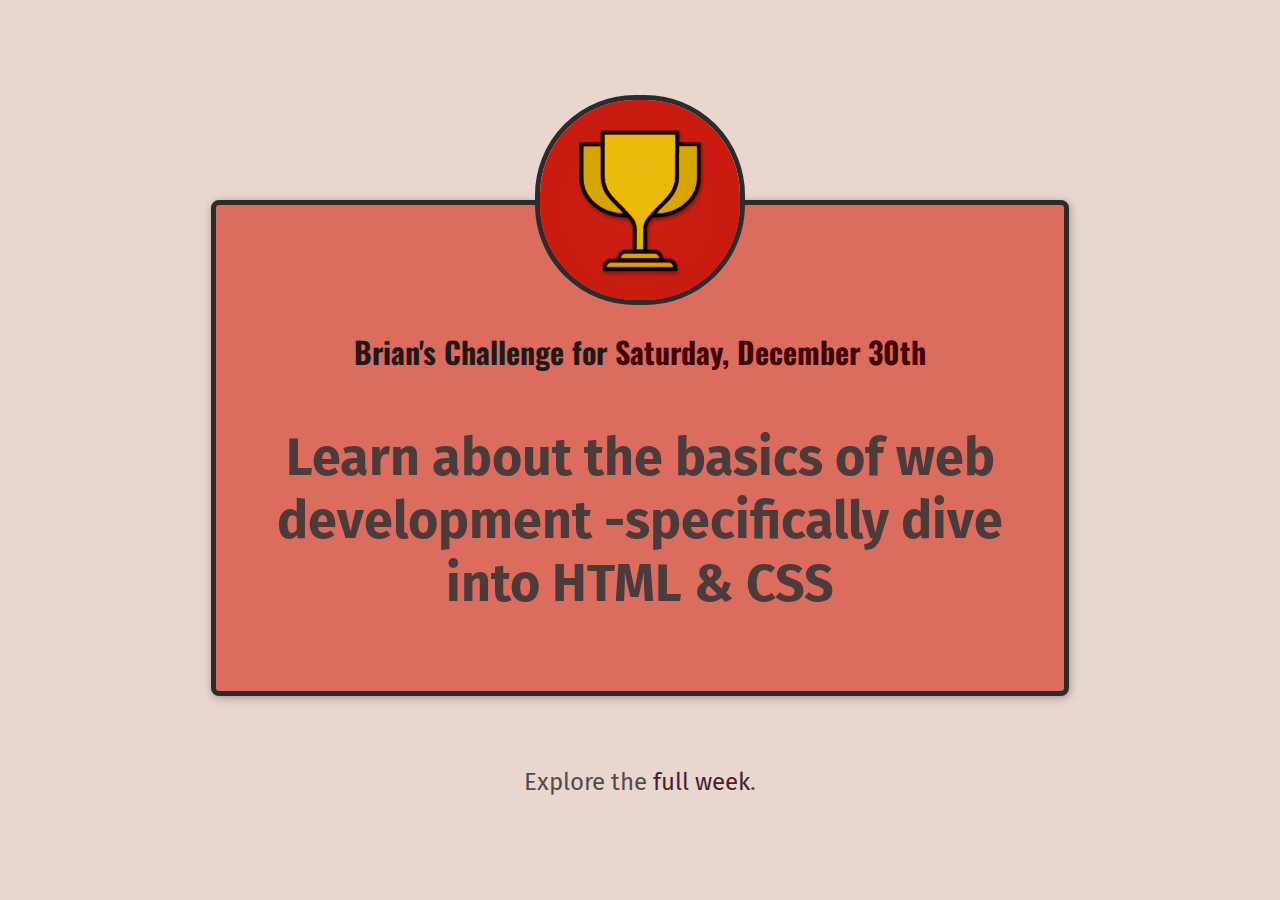
<file: daily-challenge-proj1/index.html>
<!DOCTYPE html>
<html lang="en">
    <head>
        <meta charset="UTF-8">
        <link rel="preconnect" href="https://fonts.googleapis.com">
        <link rel="preconnect" href="https://fonts.gstatic.com" crossorigin>
        <link href="https://fonts.googleapis.com/css2?family=Fira+Sans&family=Oswald:wght@700&display=swap" rel="stylesheet">
        <link href="styles/shared.css" rel="stylesheet"> 
        <link href="styles/daily-challenge.css" rel="stylesheet"> 
        <title>My Daily Challenge</title>
    </head>


    <body>
        <main>
            <img src="images/challenges-trophy.jpg" alt="A throphy">
            <h1>Brian's Challenge for <span>Saturday, December 30th</span> </h1>
            <p id="todays-challenge">
                Learn about the basics of web development -specifically dive into HTML & CSS
            </p>
        </main>

        <footer>
            <p> Explore the <a href="full-week.html">full week</a>. </p>
        </footer>
    </body>

</html>
</file>
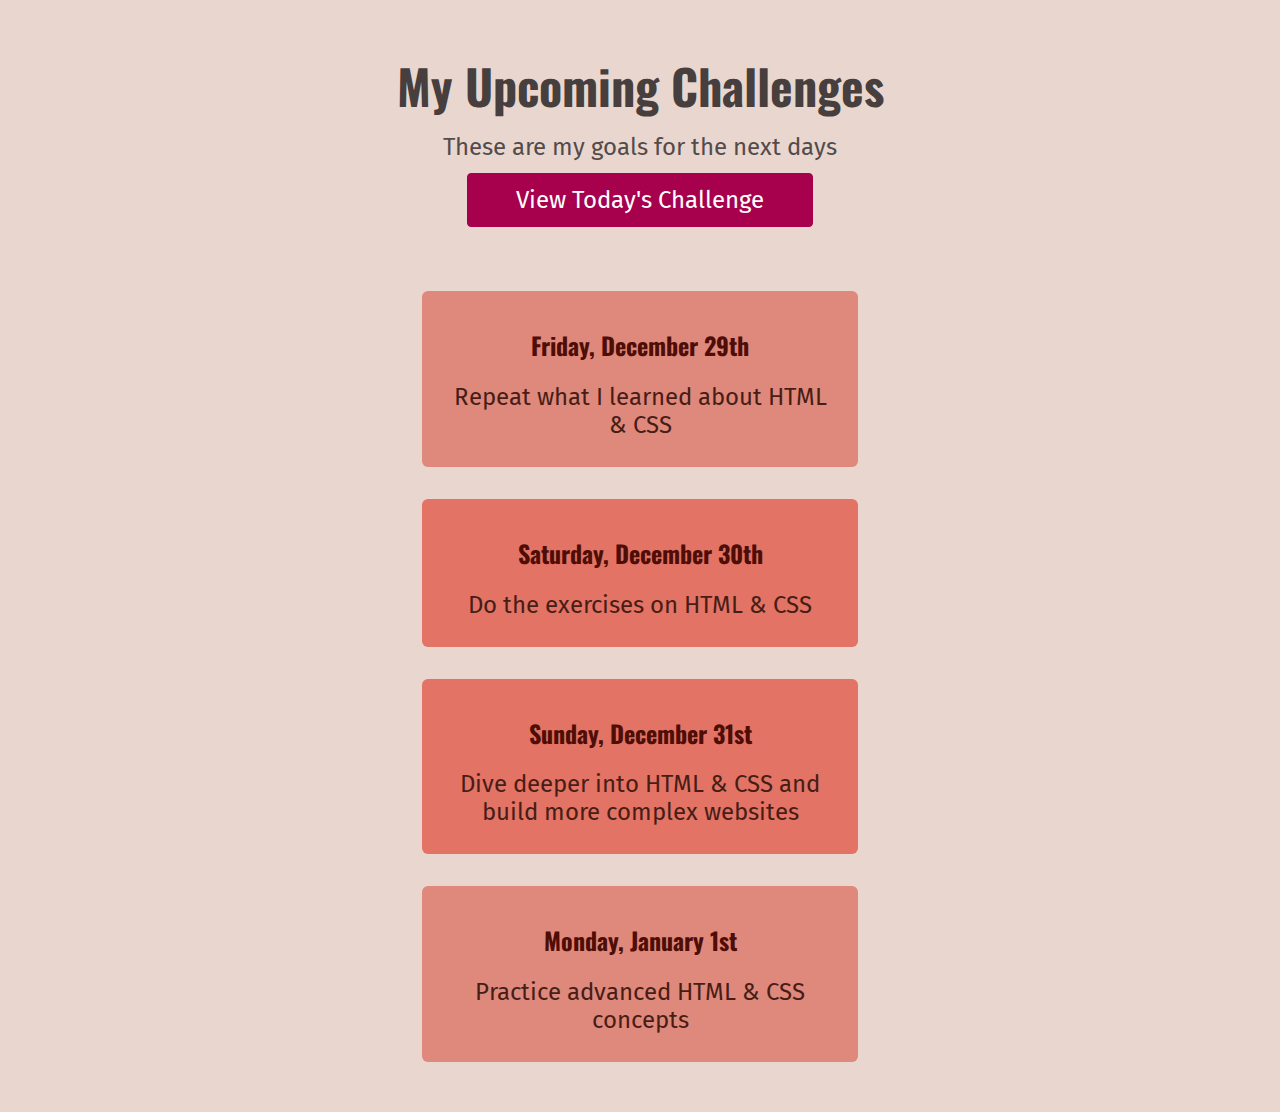
<file: daily-challenge-proj1/full-week.html>
<!DOCTYPE html>
<html lang="en">
    <head>
        <meta charset="UTF-8">
        <title>My Upcoming Challenges</title>
        <link rel="preconnect" href="https://fonts.googleapis.com">
        <link rel="preconnect" href="https://fonts.gstatic.com" crossorigin>
        <link href="https://fonts.googleapis.com/css2?family=Fira+Sans&family=Oswald:wght@700&display=swap" rel="stylesheet">
        <link href="styles/shared.css" rel="stylesheet"> 
        <link href="styles/full-week.css" rel="stylesheet"> 
    </head>
    <body>
        <header>
            <h1> My Upcoming Challenges</h1>
            <p id="description">These are my goals for the next days</p>
            <a href="index.html"> View Today's Challenge</a>
        </header>
        <main>
            <ol>
                <li>
                    <h2>Friday, December 29th</h2>
                    <p>Repeat what I learned about HTML & CSS</p>
                </li>
                <li class="highlight-goal">
                    <h2>Saturday, December 30th</h2>
                    <p>Do the exercises on HTML & CSS</p>
                </li>
                <li class="highlight-goal">
                    <h2>Sunday, December 31st</h2>
                    <p>Dive deeper into HTML & CSS and build more complex websites</p>
                </li>
                <li>
                    <h2>Monday, January 1st</h2>
                    <p>Practice advanced HTML & CSS concepts</p>
                </li>
            </ol>
        </main>
    </body>
</html>
</file>
<file: daily-challenge-proj1/styles/shared.css>
body{
    background-color: rgb(233, 215, 207);
    text-align: center;
    color: rgb(83, 75, 75);
    margin: 50px;
}

h1{
    font-family: 'Oswald', sans-serif;
}

p{
    font-family: 'Fira Sans', sans-serif;
    font-size: 24px;
}

a{
    font-family: 'Fira Sans', sans-serif;
    text-decoration: none;
    color: rgb(167, 1, 78);
}

a:hover{
    text-decoration: underline;
}
</file>
<file: daily-challenge-proj1/styles/daily-challenge.css>
main {
    width: 800px;
    margin: 200px auto 72px auto;
    background-color: rgb(219, 108, 94);
    padding: 24px;
    border: 5px solid rgb(44, 44, 44);
    border-radius: 8px;
    box-shadow: 1px 2px 8px rgba(0, 0, 0, 0.3);
}

img {
    width: 200px;
    height: 200px;
    border-radius: 100px;
    border: 5px solid rgb(44, 44, 44);
    margin-top: -134px;

}

h1 {
    font-size: 30px;
    color: rgb(31, 25, 25);
}

a {
    color: rgb(73, 29, 50);
}

span {
    color: rgb(66, 2, 2);
}

#todays-challenge{

    color: rgb(75, 59, 59);
    font-weight: bold;
    font-size: 52px;

}
</file>
<file: daily-challenge-proj1/styles/full-week.css>
header{
    margin-bottom: 64px;
}

h1 {
    font-size: 48px;
    color: rgb(71, 62, 62);
    margin: 0;
}

 #description{
    margin: 12px;
} 

/* header p{
    margin-bottom: 36px;
} */

a {
    padding: 12px 48px;
    background-color: rgb(167, 1, 78);
    color: white;
    border: 1px solid rgb(167, 1, 78);
    border-radius: 4px;
    font-size: 24px;
    display: inline-block;
    margin: 0px;
}
a:hover {

    background-color: rgb(180, 12, 90) ;
    text-decoration: none;

}

ol {
    list-style: none;
    width: 500px;
    margin: 36px auto 0 auto;
    padding: 0;
}

li{
    padding: 16px;
    box-shadow: 1px 1px 4px rgba(0, 0, 0, 0);
    margin: 32px;
    background-color: rgb(223, 136, 124);
    border-radius: 6px;
}  

h2{
    color: rgb(78, 13, 5);
    font-family: 'Oswald', sans-serif ;
}

main p{
    margin: 12px;
    color: rgb(71, 29, 22);
} 

.highlight-goal{
    background-color: rgb(226, 115, 101);
}
</file>
